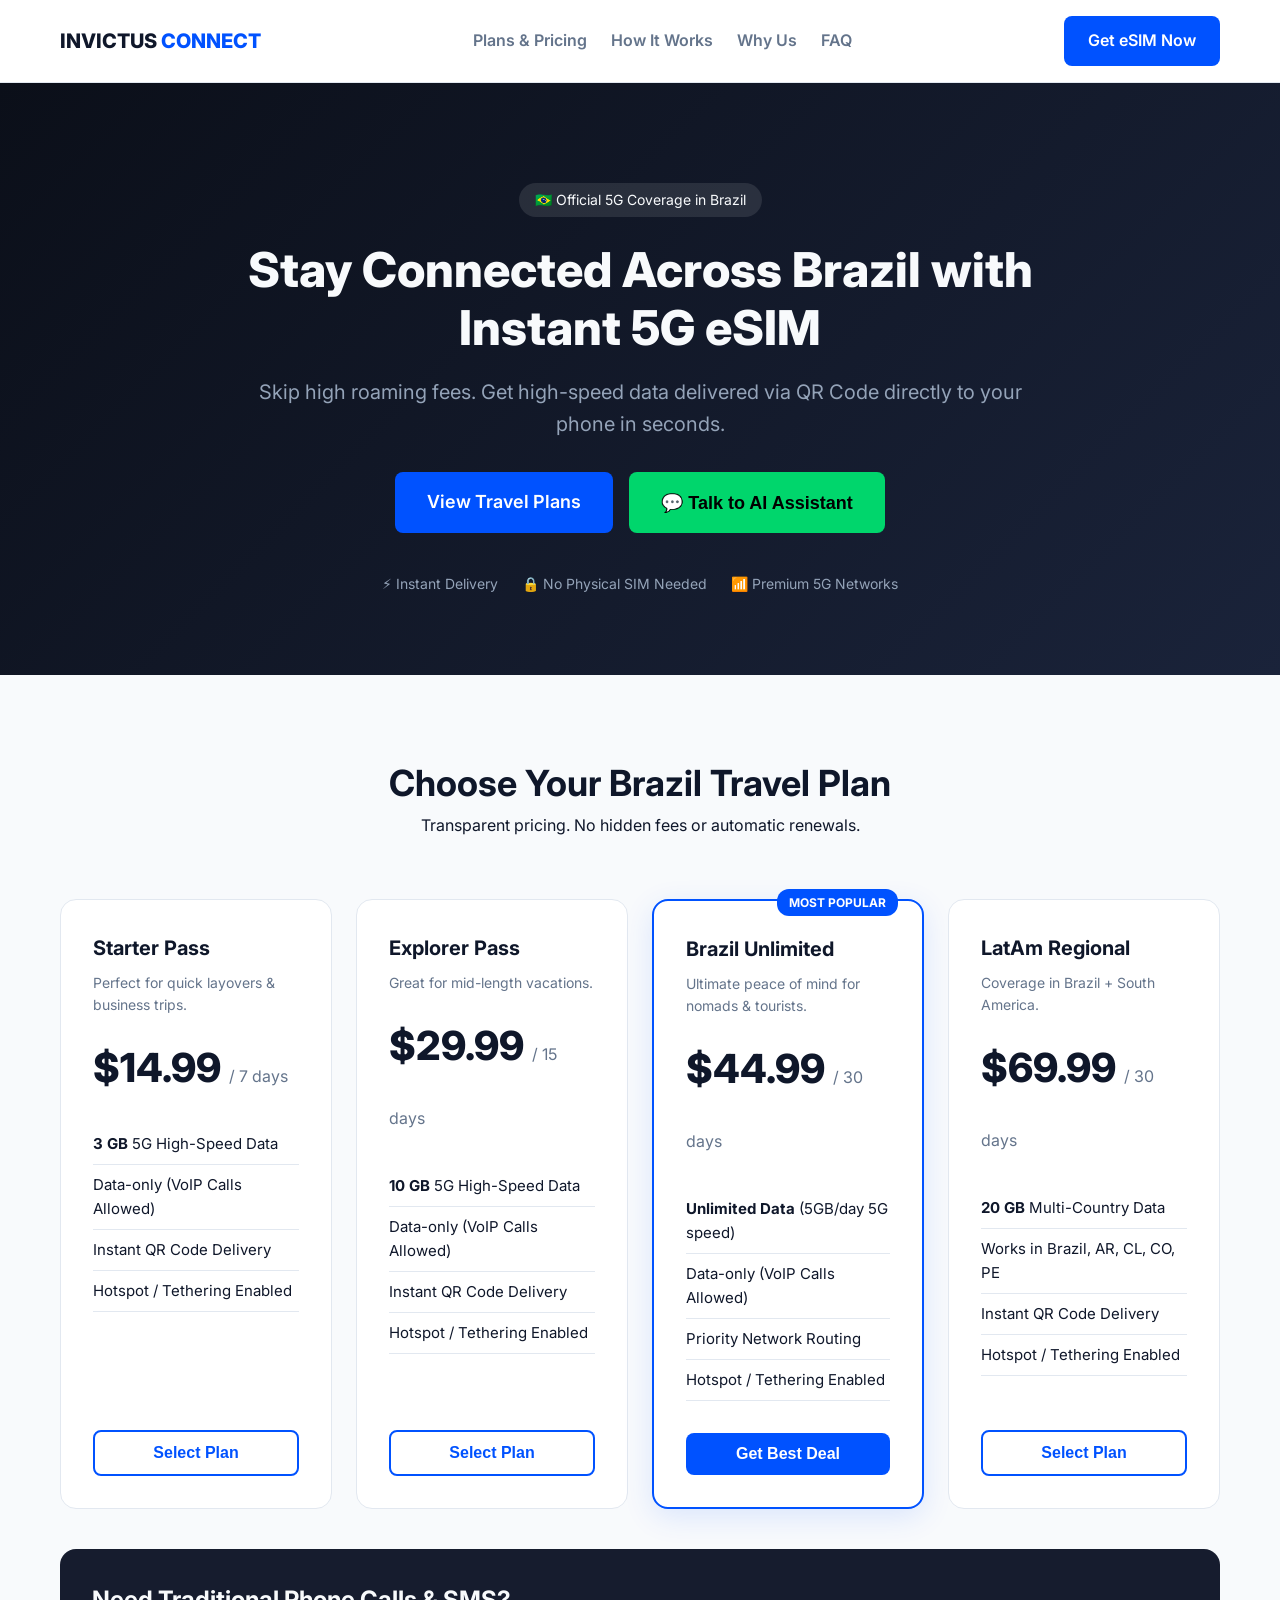
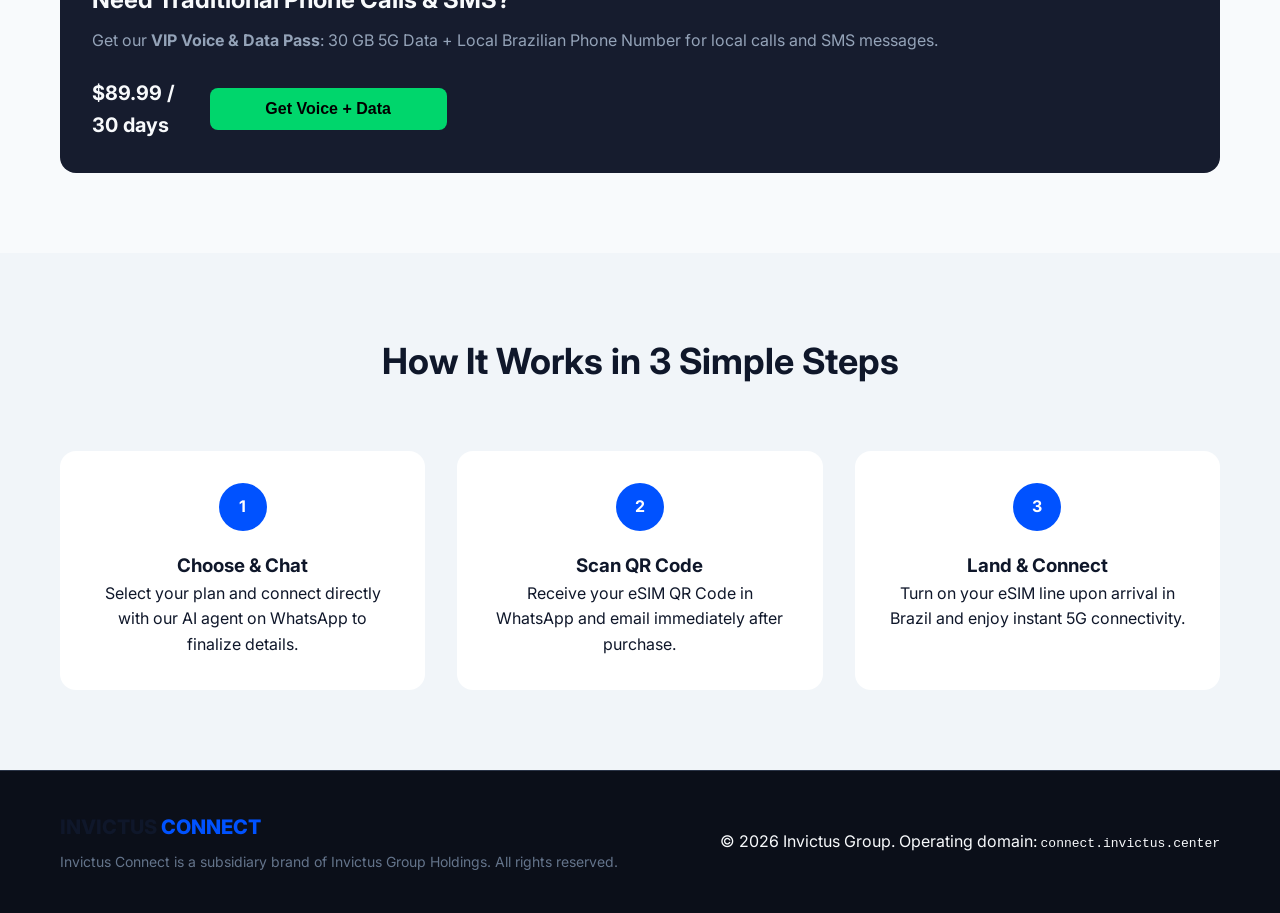
<file: index.html>
<!DOCTYPE html>
<html lang="en">
<head>
    <meta charset="UTF-8">
    <meta name="viewport" content="width=device-width, initial-scale=1.0">
    <meta name="description" content="High-speed 5G eSIM for travelers in Brazil. Instant activation, unlimited data plans, and 24/7 AI-powered support.">
    <title>Invictus Connect | Instant 5G eSIM for Brazil Travel</title>
    
    <link rel="preconnect" href="https://fonts.googleapis.com">
    <link rel="preconnect" href="https://fonts.gstatic.com" crossorigin>
    <link href="https://fonts.googleapis.com/css2?family=Inter:wght@300;400;600;700;800&display=swap" rel="stylesheet">
    
    <link rel="stylesheet" href="css/styles.css">
</head>
<body>

    <header class="navbar" id="top">
        <div class="container nav-container">
            <a href="#top" class="brand-logo" aria-label="Invictus Connect Home">
                INVICTUS <span>CONNECT</span>
            </a>
            <nav class="nav-menu" id="nav-menu">
                <a href="#plans" class="nav-link">Plans & Pricing</a>
                <a href="#how-it-works" class="nav-link">How It Works</a>
                <a href="#features" class="nav-link">Why Us</a>
                <a href="#faq" class="nav-link">FAQ</a>
            </nav>
            <a href="#plans" class="btn btn-primary nav-btn">Get eSIM Now</a>
        </div>
    </header>

    <section class="hero-section">
        <div class="container hero-container">
            <div class="hero-content">
                <span class="badge">🇧🇷 Official 5G Coverage in Brazil</span>
                <h1 class="hero-title">Stay Connected Across Brazil with Instant 5G eSIM</h1>
                <p class="hero-subtitle">Skip high roaming fees. Get high-speed data delivered via QR Code directly to your phone in seconds.</p>
                <div class="hero-actions">
                    <a href="#plans" class="btn btn-lg btn-primary">View Travel Plans</a>
                    <button class="btn btn-lg btn-secondary ai-chat-btn">
                        💬 Talk to AI Assistant
                    </button>
                </div>
                <div class="hero-trust">
                    <span>⚡ Instant Delivery</span>
                    <span>🔒 No Physical SIM Needed</span>
                    <span>📶 Premium 5G Networks</span>
                </div>
            </div>
        </div>
    </section>

    <section class="plans-section" id="plans">
        <div class="container">
            <div class="section-header">
                <h2>Choose Your Brazil Travel Plan</h2>
                <p>Transparent pricing. No hidden fees or automatic renewals.</p>
            </div>

            <div class="plans-grid">
                <article class="plan-card">
                    <h3 class="plan-title">Starter Pass</h3>
                    <p class="plan-desc">Perfect for quick layovers & business trips.</p>
                    <div class="plan-price">$14.99 <span>/ 7 days</span></div>
                    <ul class="plan-features">
                        <li><strong>3 GB</strong> 5G High-Speed Data</li>
                        <li>Data-only (VoIP Calls Allowed)</li>
                        <li>Instant QR Code Delivery</li>
                        <li>Hotspot / Tethering Enabled</li>
                    </ul>
                    <button class="btn btn-outline buy-btn" data-plan="Starter Pass ($14.99)">Select Plan</button>
                </article>

                <article class="plan-card">
                    <h3 class="plan-title">Explorer Pass</h3>
                    <p class="plan-desc">Great for mid-length vacations.</p>
                    <div class="plan-price">$29.99 <span>/ 15 days</span></div>
                    <ul class="plan-features">
                        <li><strong>10 GB</strong> 5G High-Speed Data</li>
                        <li>Data-only (VoIP Calls Allowed)</li>
                        <li>Instant QR Code Delivery</li>
                        <li>Hotspot / Tethering Enabled</li>
                    </ul>
                    <button class="btn btn-outline buy-btn" data-plan="Explorer Pass ($29.99)">Select Plan</button>
                </article>

                <article class="plan-card plan-featured">
                    <div class="card-badge">MOST POPULAR</div>
                    <h3 class="plan-title">Brazil Unlimited</h3>
                    <p class="plan-desc">Ultimate peace of mind for nomads & tourists.</p>
                    <div class="plan-price">$44.99 <span>/ 30 days</span></div>
                    <ul class="plan-features">
                        <li><strong>Unlimited Data</strong> (5GB/day 5G speed)</li>
                        <li>Data-only (VoIP Calls Allowed)</li>
                        <li>Priority Network Routing</li>
                        <li>Hotspot / Tethering Enabled</li>
                    </ul>
                    <button class="btn btn-primary buy-btn" data-plan="Brazil Unlimited ($44.99)">Get Best Deal</button>
                </article>

                <article class="plan-card">
                    <h3 class="plan-title">LatAm Regional</h3>
                    <p class="plan-desc">Coverage in Brazil + South America.</p>
                    <div class="plan-price">$69.99 <span>/ 30 days</span></div>
                    <ul class="plan-features">
                        <li><strong>20 GB</strong> Multi-Country Data</li>
                        <li>Works in Brazil, AR, CL, CO, PE</li>
                        <li>Instant QR Code Delivery</li>
                        <li>Hotspot / Tethering Enabled</li>
                    </ul>
                    <button class="btn btn-outline buy-btn" data-plan="LatAm Regional ($69.99)">Select Plan</button>
                </article>
            </div>

            <div class="voice-addon">
                <div class="voice-addon-content">
                    <h3>Need Traditional Phone Calls & SMS?</h3>
                    <p>Get our <strong>VIP Voice & Data Pass</strong>: 30 GB 5G Data + Local Brazilian Phone Number for local calls and SMS messages.</p>
                </div>
                <div class="voice-addon-action">
                    <span class="addon-price">$89.99 / 30 days</span>
                    <button class="btn btn-secondary buy-btn" data-plan="VIP Voice & Data ($89.99)">Get Voice + Data</button>
                </div>
            </div>
        </div>
    </section>

    <section class="how-section" id="how-it-works">
        <div class="container">
            <div class="section-header">
                <h2>How It Works in 3 Simple Steps</h2>
            </div>
            <div class="steps-grid">
                <div class="step-card">
                    <div class="step-number">1</div>
                    <h3>Choose & Chat</h3>
                    <p>Select your plan and connect directly with our AI agent on WhatsApp to finalize details.</p>
                </div>
                <div class="step-card">
                    <div class="step-number">2</div>
                    <h3>Scan QR Code</h3>
                    <p>Receive your eSIM QR Code in WhatsApp and email immediately after purchase.</p>
                </div>
                <div class="step-card">
                    <div class="step-number">3</div>
                    <h3>Land & Connect</h3>
                    <p>Turn on your eSIM line upon arrival in Brazil and enjoy instant 5G connectivity.</p>
                </div>
            </div>
        </div>
    </section>

    <footer class="footer">
        <div class="container footer-container">
            <div class="footer-brand">
                <div class="brand-logo">INVICTUS <span>CONNECT</span></div>
                <p>Invictus Connect is a subsidiary brand of Invictus Group Holdings. All rights reserved.</p>
            </div>
            <div class="footer-legal">
                <p>&copy; 2026 Invictus Group. Operating domain: <code>connect.invictus.center</code></p>
            </div>
        </div>
    </footer>

    <script src="js/main.js"></script>
</body>
</html>
</file>
<file: css/styles.css>
/* CSS Variables for Maintainability */
:root {
    --primary-color: #0052FF;
    --primary-hover: #003ECC;
    --secondary-color: #00D66C;
    --secondary-hover: #00B359;
    --bg-dark: #0B0F19;
    --bg-card: #161C2E;
    --bg-light: #F8FAFC;
    --text-color: #0F172A;
    --text-muted: #64748B;
    --text-light: #F8FAFC;
    --border-color: #E2E8F0;
    --border-dark: #2A3447;
    --radius-sm: 8px;
    --radius-md: 16px;
    --font-sans: 'Inter', system-ui, -apple-system, sans-serif;
}

/* Reset & Basic Setup */
* {
    box-sizing: border-box;
    margin: 0;
    padding: 0;
}

html {
    scroll-behavior: smooth;
}

body {
    font-family: var(--font-sans);
    color: var(--text-color);
    background-color: var(--bg-light);
    line-height: 1.6;
}

.container {
    max-width: 1200px;
    margin: 0 auto;
    padding: 0 20px;
}

/* Buttons */
.btn {
    display: inline-flex;
    align-items: center;
    justify-content: center;
    padding: 12px 24px;
    font-size: 1rem;
    font-weight: 600;
    border-radius: var(--radius-sm);
    text-decoration: none;
    cursor: pointer;
    transition: all 0.2s ease;
    border: none;
}

.btn-primary {
    background-color: var(--primary-color);
    color: #FFFFFF;
}

.btn-primary:hover {
    background-color: var(--primary-hover);
}

.btn-secondary {
    background-color: var(--secondary-color);
    color: #000000;
}

.btn-secondary:hover {
    background-color: var(--secondary-hover);
}

.btn-outline {
    background-color: transparent;
    border: 2px solid var(--primary-color);
    color: var(--primary-color);
}

.btn-outline:hover {
    background-color: var(--primary-color);
    color: #FFFFFF;
}

.btn-lg {
    padding: 16px 32px;
    font-size: 1.125rem;
}

/* Navbar */
.navbar {
    position: sticky;
    top: 0;
    background-color: rgba(255, 255, 255, 0.95);
    backdrop-filter: blur(10px);
    border-bottom: 1px solid var(--border-color);
    z-index: 1000;
    padding: 16px 0;
}

.nav-container {
    display: flex;
    align-items: center;
    justify-content: space-between;
}

.brand-logo {
    font-weight: 800;
    font-size: 1.25rem;
    color: var(--text-color);
    text-decoration: none;
}

.brand-logo span {
    color: var(--primary-color);
}

.nav-menu {
    display: flex;
    gap: 24px;
}

.nav-link {
    text-decoration: none;
    color: var(--text-muted);
    font-weight: 600;
}

.nav-link:hover {
    color: var(--primary-color);
}

/* Hero Section */
.hero-section {
    background: linear-gradient(135deg, #0B0F19 0%, #1A233A 100%);
    color: var(--text-light);
    padding: 100px 0 80px 0;
    text-align: center;
}

.hero-content {
    max-width: 800px;
    margin: 0 auto;
}

.badge {
    display: inline-block;
    padding: 6px 16px;
    background-color: rgba(255, 255, 255, 0.1);
    border-radius: 20px;
    font-size: 0.875rem;
    margin-bottom: 24px;
}

.hero-title {
    font-size: 3rem;
    font-weight: 800;
    line-height: 1.2;
    margin-bottom: 20px;
}

.hero-subtitle {
    font-size: 1.25rem;
    color: #94A3B8;
    margin-bottom: 32px;
}

.hero-actions {
    display: flex;
    gap: 16px;
    justify-content: center;
    flex-wrap: wrap;
    margin-bottom: 40px;
}

.hero-trust {
    display: flex;
    justify-content: center;
    gap: 24px;
    font-size: 0.875rem;
    color: #94A3B8;
}

/* Plans Section */
.plans-section {
    padding: 80px 0;
}

.section-header {
    text-align: center;
    margin-bottom: 60px;
}

.section-header h2 {
    font-size: 2.25rem;
    font-weight: 700;
}

.plans-grid {
    display: grid;
    grid-template-columns: repeat(auto-fit, minmax(260px, 1fr));
    gap: 24px;
    margin-bottom: 40px;
}

.plan-card {
    background: #FFFFFF;
    border: 1px solid var(--border-color);
    border-radius: var(--radius-md);
    padding: 32px;
    display: flex;
    flex-direction: column;
    position: relative;
    transition: transform 0.2s ease, box-shadow 0.2s ease;
}

.plan-card:hover {
    transform: translateY(-4px);
    box-shadow: 0 12px 24px rgba(0, 0, 0, 0.05);
}

.plan-featured {
    border: 2px solid var(--primary-color);
    box-shadow: 0 8px 30px rgba(0, 82, 255, 0.12);
}

.card-badge {
    position: absolute;
    top: -12px;
    right: 24px;
    background: var(--primary-color);
    color: #FFFFFF;
    font-size: 0.75rem;
    font-weight: 700;
    padding: 4px 12px;
    border-radius: 12px;
}

.plan-title {
    font-size: 1.25rem;
    margin-bottom: 8px;
}

.plan-desc {
    font-size: 0.875rem;
    color: var(--text-muted);
    margin-bottom: 20px;
}

.plan-price {
    font-size: 2.5rem;
    font-weight: 800;
    margin-bottom: 24px;
}

.plan-price span {
    font-size: 1rem;
    color: var(--text-muted);
    font-weight: 400;
}

.plan-features {
    list-style: none;
    margin-bottom: 32px;
    flex-grow: 1;
}

.plan-features li {
    padding: 8px 0;
    border-bottom: 1px solid var(--border-color);
    font-size: 0.9375rem;
}

.buy-btn {
    width: 100%;
}

/* Voice Addon Box */
.voice-addon {
    background: #161C2E;
    color: var(--text-light);
    padding: 32px;
    border-radius: var(--radius-md);
    display: flex;
    align-items: center;
    justify-content: space-between;
    gap: 24px;
    flex-wrap: wrap;
}

.voice-addon-content h3 {
    font-size: 1.5rem;
    margin-bottom: 8px;
}

.voice-addon-content p {
    color: #94A3B8;
}

.voice-addon-action {
    display: flex;
    align-items: center;
    gap: 16px;
}

.addon-price {
    font-size: 1.25rem;
    font-weight: 700;
}

/* How Section */
.how-section {
    background-color: #F1F5F9;
    padding: 80px 0;
}

.steps-grid {
    display: grid;
    grid-template-columns: repeat(auto-fit, minmax(280px, 1fr));
    gap: 32px;
}

.step-card {
    background: #FFFFFF;
    padding: 32px;
    border-radius: var(--radius-md);
    text-align: center;
}

.step-number {
    width: 48px;
    height: 48px;
    background-color: var(--primary-color);
    color: #FFFFFF;
    border-radius: 50%;
    display: flex;
    align-items: center;
    justify-content: center;
    font-weight: 700;
    margin: 0 auto 20px auto;
}

/* Footer */
.footer {
    background-color: var(--bg-dark);
    color: var(--text-light);
    padding: 40px 0;
    border-top: 1px solid var(--border-dark);
}

.footer-container {
    display: flex;
    justify-content: space-between;
    align-items: center;
    flex-wrap: wrap;
    gap: 20px;
}

.footer-brand p {
    font-size: 0.875rem;
    color: #64748B;
    margin-top: 8px;
}

/* Mobile Responsive Adjustments */
@media (max-width: 768px) {
    .hero-title {
        font-size: 2rem;
    }
    
    .nav-menu {
        display: none;
    }

    .voice-addon {
        flex-direction: column;
        align-items: flex-start;
    }
}
</file>
